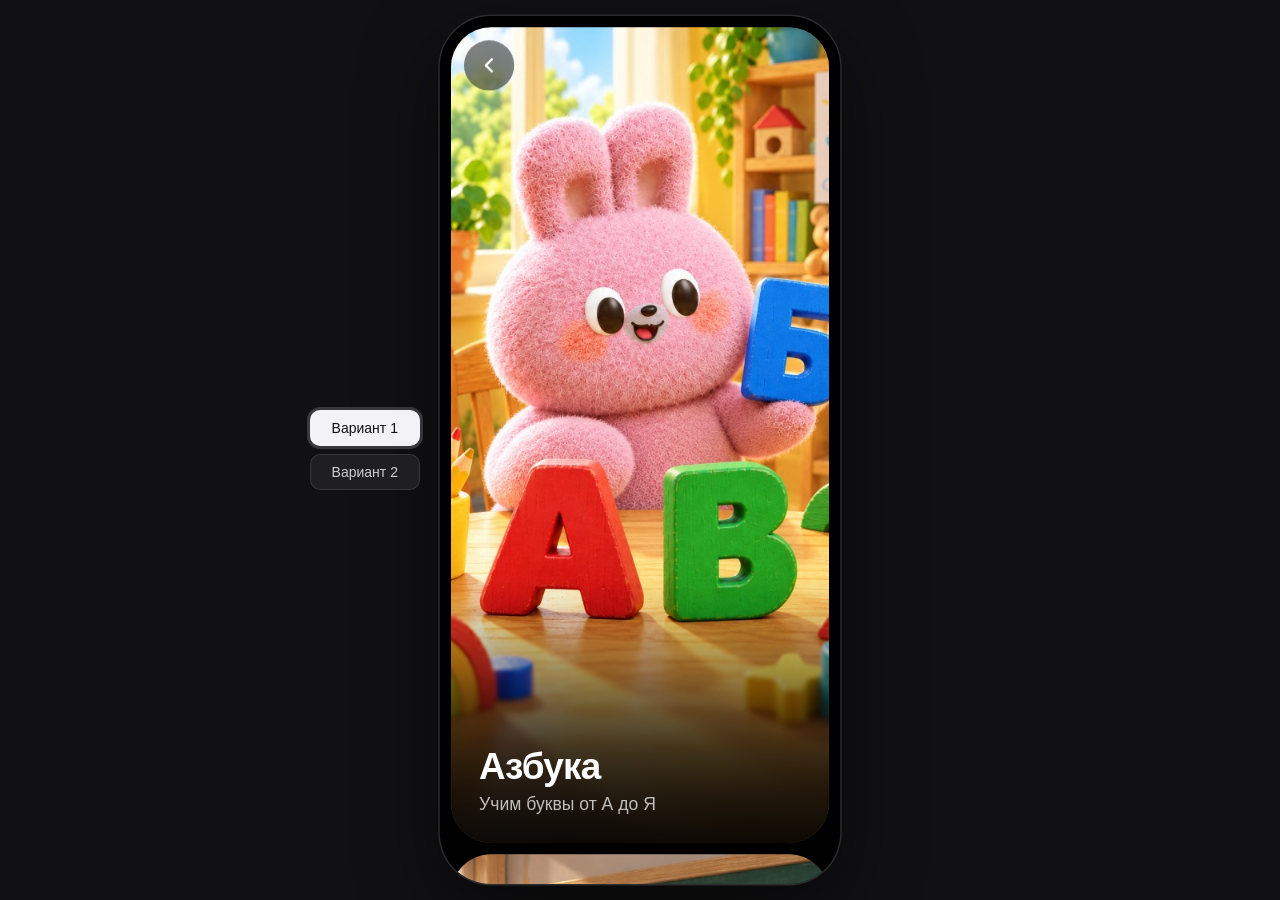
<file: games/index.html>
<!DOCTYPE html>
<html lang="ru">
<head>
  <meta charset="UTF-8" />
  <meta name="viewport" content="width=device-width, initial-scale=1, viewport-fit=cover" />
  <meta name="apple-mobile-web-app-capable" content="yes" />
  <meta name="theme-color" content="#000000" />
  <title>Игры</title>
  <script>document.documentElement.style.setProperty("--device-scale", Math.max(0.2, Math.min(1, (innerWidth - 32) / 430, (innerHeight - 32) / 932)));</script>
  <link rel="stylesheet" href="../css/hub.css?v=38" />
  <link rel="stylesheet" href="../css/device.css?v=8" />
</head>
<body>
  <nav class="variant-switch" aria-label="Вариант оформления">
    <a href="index.html" data-variant="1" aria-current="page">Вариант 1</a>
    <a href="v2/index.html" data-variant="2">Вариант 2</a>
  </nav>
  <div class="device" id="device">
  <div class="device-screen" id="device-screen">
  <a class="back" href="../index.html" aria-label="Назад">
    <svg width="24" height="24" viewBox="0 0 20 20" aria-hidden="true">
      <path d="M12.5 4.5 7 10l5.5 5.5" fill="none" stroke="currentColor" stroke-width="2" stroke-linecap="round" stroke-linejoin="round" />
    </svg>
  </a>
  <main class="reels" id="reels" aria-label="Игры">
    <div class="slide">
      <article class="game" data-game="coloring" data-title="Азбука" tabindex="0" aria-label="Азбука">
        <div class="cover cover-alphabet">
          <img src="../assets/games/alphabet-cover.png" alt="" />
          <div class="cover-caption">
            <h2>Азбука</h2>
            <p>Учим буквы от А до Я</p>
          </div>
        </div>
        <div class="game-view"></div>
        <div class="game-loader" aria-live="polite">
          <p>Загружаем игру…</p>
          <span class="progress" aria-hidden="true"><i></i></span>
        </div>
      </article>
    </div>

    <div class="slide">
      <article class="game" data-game="memory" data-title="Память" tabindex="0" aria-label="Память">
        <div class="cover cover-memory">
          <img src="../assets/games/memory-cover.png?v=1" alt="" />
          <div class="cover-caption">
            <h2>Память</h2>
            <p>Найди пары</p>
          </div>
        </div>
        <div class="game-view"></div>
        <div class="game-loader" aria-live="polite">
          <p>Загружаем игру…</p>
          <span class="progress" aria-hidden="true"><i></i></span>
        </div>
      </article>
    </div>

    <div class="slide">
      <article class="game" data-game="coloring" data-title="Раскраска" tabindex="0" aria-label="Раскраска">
        <div class="cover cover-coloring">
          <img src="../assets/games/coloring-cover.png?v=2" alt="" />
          <div class="cover-caption">
            <h2>Раскраска</h2>
            <p>Коржик, Карамелька и Компот</p>
          </div>
        </div>
        <div class="game-view"></div>
        <div class="game-loader" aria-live="polite">
          <p>Загружаем игру…</p>
          <span class="progress" aria-hidden="true"><i></i></span>
        </div>
      </article>
    </div>

    <div class="slide">
      <article class="game" data-game="coloring" data-title="Цифры" tabindex="0" aria-label="Цифры">
        <div class="cover cover-numbers">
          <img src="../assets/games/numbers-cover.png" alt="" />
          <div class="cover-caption">
            <h2>Цифры</h2>
            <p>Считаем от 1 до 10</p>
          </div>
        </div>
        <div class="game-view"></div>
        <div class="game-loader" aria-live="polite">
          <p>Загружаем игру…</p>
          <span class="progress" aria-hidden="true"><i></i></span>
        </div>
      </article>
    </div>
  </main>

  </div>
  </div>

  <script src="../js/device.js?v=8"></script>
  <script src="../js/paint.js?v=8"></script>
  <script src="../js/memory.js?v=4"></script>
  <script src="../js/games.js?v=19"></script>
</body>
</html>
</file>
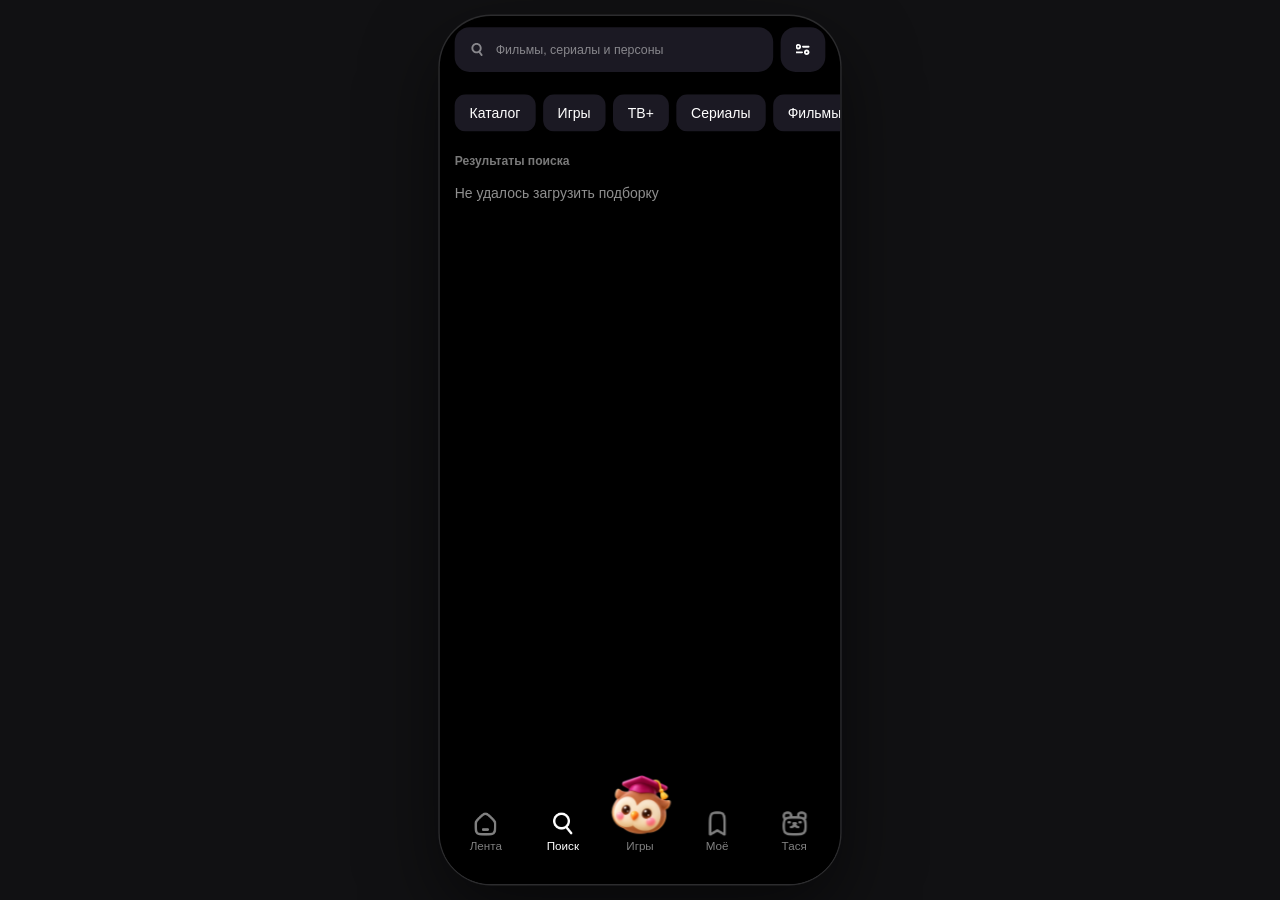
<file: search/index.html>
<!DOCTYPE html>
<html lang="ru">
<head>
  <meta charset="UTF-8" />
  <meta name="viewport" content="width=device-width, initial-scale=1, viewport-fit=cover" />
  <meta name="apple-mobile-web-app-capable" content="yes" />
  <meta name="theme-color" content="#000000" />
  <title>Поиск</title>
  <script>document.documentElement.style.setProperty("--device-scale", Math.max(0.2, Math.min(1, (innerWidth - 32) / 430, (innerHeight - 32) / 932)));</script>
  <link rel="stylesheet" href="../css/search.css?v=2" />
  <link rel="stylesheet" href="../css/tabbar.css?v=9" />
  <link rel="stylesheet" href="../css/device.css?v=8" />
</head>
<body>
  <div class="device" id="device">
  <div class="device-screen" id="device-screen">
  <main class="search-page">
    <div class="search-bar">
      <label class="search-input">
        <img src="../assets/search/icon-search.svg" width="16" height="16" alt="" />
        <input id="query" type="search" placeholder="Фильмы, сериалы и персоны" autocomplete="off" enterkeyhint="search" />
      </label>
      <button class="icon-button" type="button" aria-label="Фильтры">
        <img src="../assets/search/icon-filter.svg" width="16" height="16" alt="" />
      </button>
    </div>

    <nav class="chips" aria-label="Разделы каталога">
      <a class="chip" href="#">Каталог</a>
      <a class="chip" href="../games/index.html">Игры</a>
      <a class="chip" href="#">ТВ+</a>
      <a class="chip" href="#">Сериалы</a>
      <a class="chip" href="#">Фильмы</a>
      <a class="chip" href="#">Мультфильмы</a>
      <img class="chip-dot" src="../assets/search/dot.svg" width="4" height="4" alt="" />
      <a class="chip" href="#">Американские комедии</a>
      <a class="chip" href="#">Русские драмы</a>
      <a class="chip" href="#">Фантастические боевики</a>
    </nav>

    <section class="block">
      <h2 class="block-title" id="resultsTitle">Результаты поиска</h2>
      <div class="poster-grid" id="results">
        <p class="search-status">Загружаем…</p>
      </div>
    </section>
  </main>

  <nav class="tabbar" aria-label="Основная навигация">
    <a class="tab" href="../index.html"><img src="../assets/Иконки/лента.png" alt="" />Лента</a>
    <a class="tab active" href="index.html" aria-current="page"><img src="../assets/Иконки/поиск.png" alt="" />Поиск</a>
    <a class="tab tab-games" href="../games/index.html"><span class="tab-owl-slot" aria-hidden="true"></span><img class="tab-owl" src="../assets/tab/owl.png" alt="" />Игры</a>
    <a class="tab" href="#"><img src="../assets/Иконки/мое.png" alt="" />Моё</a>
    <a class="tab" href="#"><img src="../assets/Иконки/Тася.png" alt="" />Тася</a>
  </nav>
  </div>
  </div>

  <script src="../js/device.js?v=8"></script>
  <script src="../js/search.js?v=2"></script>
</body>
</html>
</file>
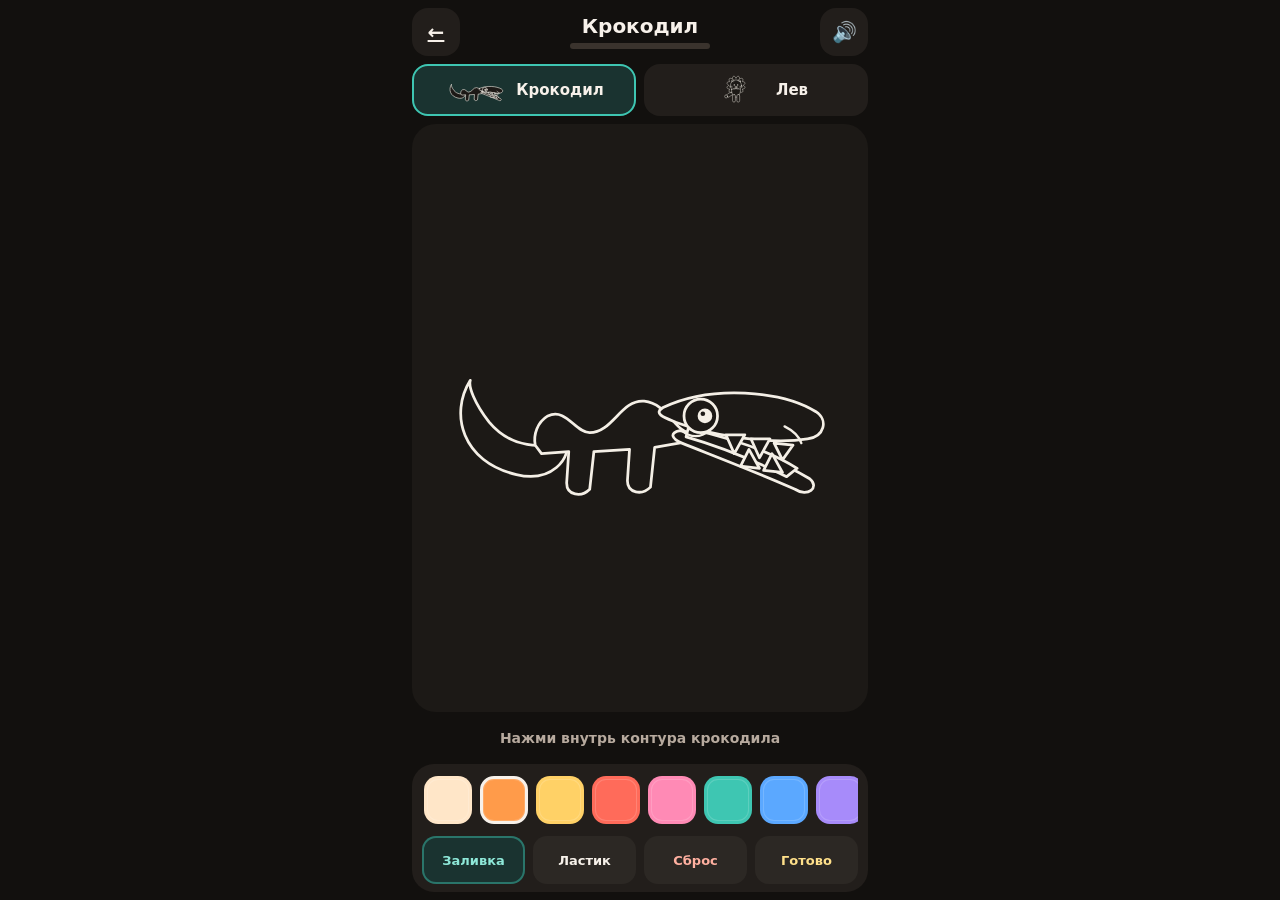
<file: games/coloring/index.html>
<!DOCTYPE html>
<html lang="ru">
<head>
  <meta charset="UTF-8" />
  <meta name="viewport" content="width=device-width, initial-scale=1, viewport-fit=cover" />
  <meta name="apple-mobile-web-app-capable" content="yes" />
  <meta name="theme-color" content="#12100e" />
  <title>Раскраска</title>
  <link rel="stylesheet" href="../../css/coloring.css" />
</head>
<body>
  <div class="app">
    <header class="topbar">
      <a class="btn btn-icon" href="../index.html" aria-label="Назад">←</a>
      <div class="title-block">
        <h1 id="pageTitle">Крокодил</h1>
        <div class="progress-track" aria-hidden="true"><span id="progressBar"></span></div>
      </div>
      <button class="btn btn-icon" id="soundBtn" type="button" aria-label="Звук" aria-pressed="true">🔊</button>
    </header>

    <div class="pages" id="pages" role="tablist" aria-label="Картинки">
      <button class="page-btn active" type="button" role="tab" data-page="crocodile" aria-selected="true">
        <img src="../../assets/coloring/crocodile.svg" alt="" />
        <span>Крокодил</span>
      </button>
      <button class="page-btn" type="button" role="tab" data-page="lion" aria-selected="false">
        <img src="../../assets/coloring/lion.svg" alt="" />
        <span>Лев</span>
      </button>
    </div>

    <section class="canvas-wrap" aria-label="Холст">
      <div id="stage"></div>
    </section>

    <div class="hint-bar" id="hint">Выбери цвет и нажми внутрь контура</div>

    <footer class="dock" aria-label="Палитра">
      <div class="colors" id="colors"></div>
      <div class="tools">
        <button class="tool-btn active" id="fillTool" type="button">Заливка</button>
        <button class="tool-btn" id="eraseTool" type="button">Ластик</button>
        <button class="tool-btn danger" id="resetBtn" type="button">Сброс</button>
        <button class="tool-btn done" id="doneBtn" type="button">Готово</button>
      </div>
    </footer>
  </div>

  <div class="overlay" id="completeModal" role="dialog" aria-modal="true" aria-labelledby="completeTitle">
    <div class="modal">
      <div class="confetti" id="confetti" aria-hidden="true"></div>
      <div class="big">🎉</div>
      <h2 id="completeTitle">Ура! Картинка готова</h2>
      <p id="completeText">Красиво получилось</p>
      <div class="modal-actions">
        <button class="btn" id="againBtn" type="button">Ещё раз</button>
        <button class="btn secondary" id="otherBtn" type="button">Другая картинка</button>
      </div>
    </div>
  </div>

  <script src="../../js/coloring.js"></script>
</body>
</html>
</file>
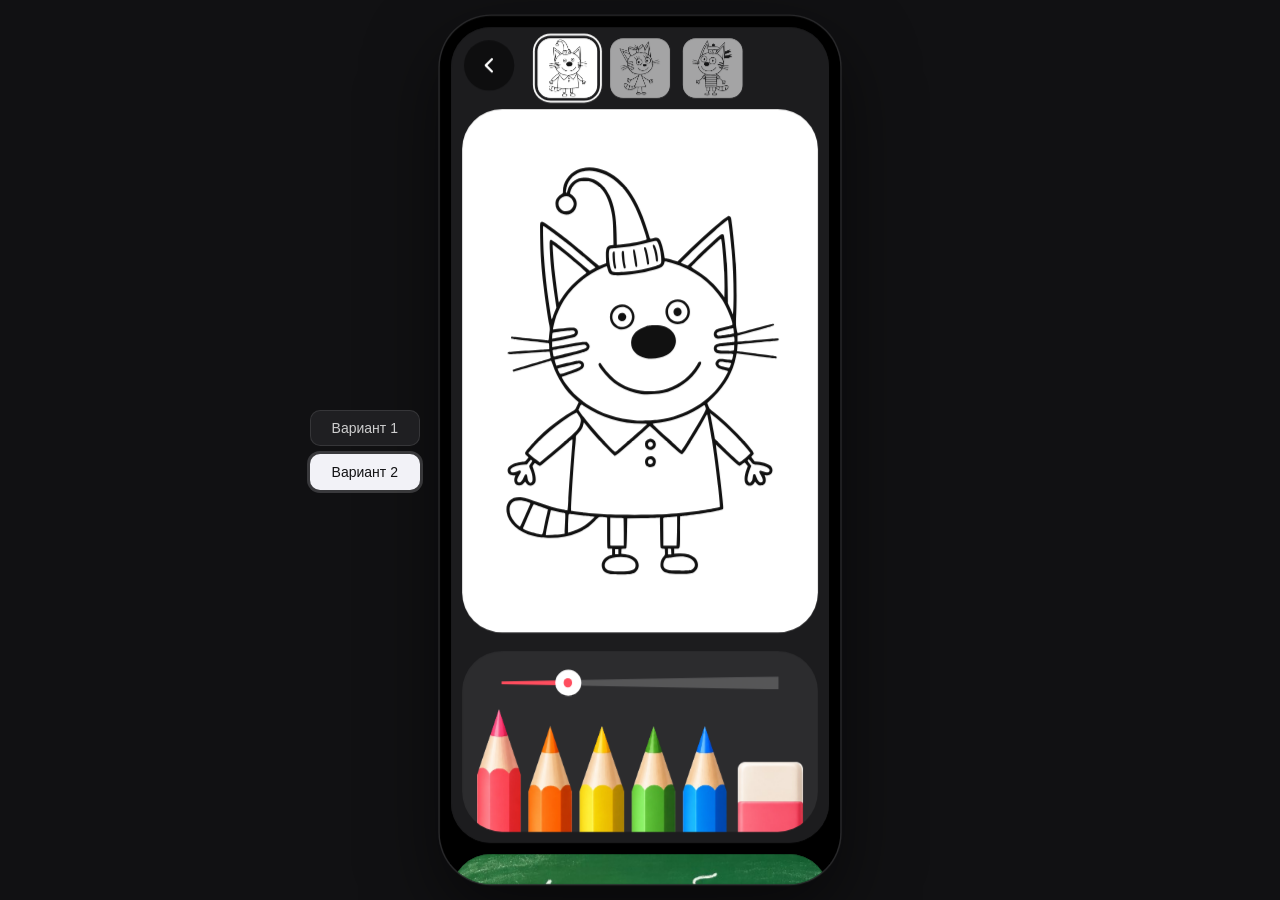
<file: games/v2/index.html>
<!DOCTYPE html>
<html lang="ru">
<head>
  <meta charset="UTF-8" />
  <meta name="viewport" content="width=device-width, initial-scale=1, viewport-fit=cover" />
  <meta name="apple-mobile-web-app-capable" content="yes" />
  <meta name="theme-color" content="#000000" />
  <title>Игры</title>
  <script>document.documentElement.style.setProperty("--device-scale", Math.max(0.2, Math.min(1, (innerWidth - 32) / 430, (innerHeight - 32) / 932)));</script>
  <link rel="stylesheet" href="../../css/hub-v2.css?v=13" />
  <link rel="stylesheet" href="../../css/device.css?v=8" />
</head>
<body>
  <nav class="variant-switch" aria-label="Вариант оформления">
    <a href="../index.html" data-variant="1">Вариант 1</a>
    <a href="index.html" data-variant="2" aria-current="page">Вариант 2</a>
  </nav>
  <div class="device" id="device">
  <div class="device-screen" id="device-screen">
  <a class="back" href="../../index.html" aria-label="Назад">
    <svg width="24" height="24" viewBox="0 0 20 20" aria-hidden="true">
      <path d="M12.5 4.5 7 10l5.5 5.5" fill="none" stroke="currentColor" stroke-width="2" stroke-linecap="round" stroke-linejoin="round" />
    </svg>
  </a>
  <main class="reels" id="reels" aria-label="Игры">
    <div class="slide">
      <article class="game is-inline" data-game="coloring" data-title="Раскраска" aria-label="Раскраска">
        <div class="game-view"></div>
      </article>
    </div>

    <div class="slide">
      <article class="game is-inline" data-game="memory" data-title="Память" aria-label="Память">
        <div class="game-view"></div>
      </article>
    </div>

    <div class="slide">
      <article class="game is-inline" data-game="coloring" data-title="Раскраска" aria-label="Раскраска">
        <div class="game-view"></div>
      </article>
    </div>

    <div class="slide">
      <article class="game is-inline" data-game="memory" data-title="Память" aria-label="Память">
        <div class="game-view"></div>
      </article>
    </div>
  </main>

  </div>
  </div>

  <script src="../../js/device.js?v=8"></script>
  <script src="../../js/paint-v2.js?v=2"></script>
  <script src="../../js/memory.js?v=4"></script>
  <script src="../../js/games-v2.js?v=6"></script>
</body>
</html>
</file>
<file: css/hub.css>
:root {
  --bg: #000;
  --ink: #fff;
  --card: #1c1c1e;
  --panel: #2c2c2e;
  --muted: rgba(255, 255, 255, 0.72);
  --peek: 32px;
  --gap: 12px;
  --tabbar: calc(66px + env(safe-area-inset-bottom, 0px));
  --ease: cubic-bezier(0.2, 0.8, 0.2, 1);
  --morph: 420ms;
  --morph-ease: cubic-bezier(0.32, 0.72, 0, 1);
  --fade: 0.3s;
}

@media (prefers-reduced-motion: reduce) {
  :root {
    --morph: 1ms;
    --fade: 0.12s;
  }
}

* { box-sizing: border-box; }

html, body {
  margin: 0;
  height: 100%;
  overflow: hidden;
  background: var(--bg);
  color: var(--ink);
  color-scheme: dark;
  font-family: -apple-system, BlinkMacSystemFont, "SF Pro Text", "Segoe UI", Roboto, sans-serif;
  -webkit-font-smoothing: antialiased;
}

body {
  -webkit-tap-highlight-color: transparent;
  user-select: none;
  -webkit-user-select: none;
}

button { font: inherit; cursor: pointer; }

/* Лента обложек */

.reels {
  position: fixed;
  top: 0;
  bottom: 0;
  left: 0;
  right: 0;
  width: min(100%, 480px);
  margin: 0 auto;
  padding: 0 0 calc(var(--gap) + env(safe-area-inset-bottom, 0px));
  overflow-y: auto;
  scroll-snap-type: y mandatory;
  scroll-padding-top: calc(var(--gap) + env(safe-area-inset-top, 0px));
  scroll-padding-bottom: calc(var(--gap) + env(safe-area-inset-bottom, 0px));
  overscroll-behavior-y: contain;
  scrollbar-width: none;
}

.reels::-webkit-scrollbar { display: none; }

.reels.is-locked {
  z-index: 50;
  overflow: hidden;
}

.slide {
  height: calc(var(--screen-h, 100dvh) - var(--gap) * 2 - var(--peek) - env(safe-area-inset-top, 0px));
  padding: 0 var(--gap);
  scroll-snap-align: start;
  scroll-snap-stop: always;
}

.slide:first-child {
  margin-top: calc(var(--gap) + env(safe-area-inset-top, 0px));
}

.slide + .slide { margin-top: var(--gap); }

.slide:not(:first-child):not(:last-child) { scroll-snap-align: center; }

.slide:last-child:not(:first-child) { scroll-snap-align: end; }

.back {
  position: fixed;
  z-index: 55;
  top: calc(var(--gap) + 14px + env(safe-area-inset-top, 0px));
  left: calc(var(--gap) + 14px);
  width: 54px;
  height: 54px;
  display: grid;
  place-items: center;
  padding: 0;
  border-radius: 50%;
  background: rgba(0, 0, 0, 0.48);
  color: #fff;
  text-decoration: none;
  -webkit-backdrop-filter: blur(16px);
  backdrop-filter: blur(16px);
  transition: opacity 0.2s ease, visibility 0.2s;
}

body:has(.reels.is-locked) .back {
  opacity: 0;
  visibility: hidden;
}

.game {
  position: relative;
  width: 100%;
  height: 100%;
  border-radius: calc(var(--device-radius, 55px) - var(--gap));
  overflow: hidden;
  background: var(--card);
  cursor: pointer;
  outline: none;
}

.game > .cover,
.game > .game-view,
.game > .game-loader {
  position: absolute;
  top: 0;
  left: 0;
  width: var(--game-w, 100%);
  height: var(--game-h, 100%);
  transform: var(--fit, none);
  transform-origin: 0 0;
  transition: opacity var(--fade) ease, visibility var(--fade);
}

.game.is-floating {
  position: fixed;
  z-index: 60;
  border-radius: 0;
  clip-path: var(--clip, none);
  transition: clip-path var(--morph) var(--morph-ease);
}

.game.is-floating > .cover,
.game.is-floating > .game-view,
.game.is-floating > .game-loader {
  transition:
    transform var(--morph) var(--morph-ease),
    opacity var(--fade) ease,
    visibility var(--fade);
}

.game.is-open {
  cursor: default;
  touch-action: none;
}

.game.is-still,
.game.is-still > .cover,
.game.is-still > .game-view,
.game.is-still > .game-loader { transition: none; }

/* Обложки */

.game.is-loaded > .cover { visibility: hidden; }

.cover-caption {
  position: absolute;
  left: 0;
  right: 0;
  bottom: 0;
  padding: 160px 32px 34px;
  background: linear-gradient(
    180deg,
    rgba(0, 0, 0, 0) 0%,
    rgba(0, 0, 0, 0.18) 28%,
    rgba(0, 0, 0, 0.55) 62%,
    rgba(0, 0, 0, 0.82) 100%
  );
}

.cover-caption h2,
.stub-caption h2 {
  margin: 0;
  font-size: 42px;
  font-weight: 700;
  line-height: 1.05;
  letter-spacing: -0.02em;
}

.cover-caption p,
.stub-caption p {
  margin: 8px 0 0;
  color: var(--muted);
  font-size: 20px;
  line-height: 1.25;
}

.cover-coloring { background: #f2c48a; }
.cover-alphabet { background: #f4b4c4; }
.cover-numbers { background: #f6d36b; }
.cover-memory {
  background:
    radial-gradient(circle at 28% 32%, #ffd166 0 18%, transparent 19%),
    radial-gradient(circle at 72% 28%, #4cc9f0 0 16%, transparent 17%),
    radial-gradient(circle at 50% 62%, #ff4d6a 0 20%, transparent 21%),
    linear-gradient(160deg, #7b2cbf, #ff6b6b 55%, #ffd166);
}

.cover-coloring img,
.cover-alphabet img,
.cover-numbers img,
.cover-memory img {
  width: 100%;
  height: 100%;
  object-fit: cover;
}

.cover-stub {
  display: flex;
  align-items: center;
  justify-content: center;
  background: var(--stub);
}

.stub-caption {
  padding: 0 24px;
  text-align: center;
}

.cover-stub ~ .game-view .soon-screen { background: var(--stub); }

/* Загрузка */

.game-loader {
  z-index: 5;
  display: flex;
  opacity: 0;
  visibility: hidden;
  flex-direction: column;
  align-items: center;
  justify-content: center;
  gap: 14px;
  background: rgba(0, 0, 0, 0.55);
  -webkit-backdrop-filter: blur(16px);
  backdrop-filter: blur(16px);
}

.game.is-loading > .game-loader {
  opacity: 1;
  visibility: visible;
}

.game-loader p {
  margin: 0;
  font-size: 15px;
  font-weight: 500;
}

.progress {
  width: 160px;
  height: 4px;
  border-radius: 2px;
  background: rgba(255, 255, 255, 0.2);
  overflow: hidden;
}

.progress i {
  display: block;
  height: 100%;
  width: 0;
  border-radius: inherit;
  background: #fff;
}

.game.is-loading .progress i { animation: fill 1.3s var(--ease) forwards; }

@keyframes fill { to { width: 100%; } }

/* Игра */

.game-view {
  opacity: 0;
  visibility: hidden;
}

.game.is-loaded > .game-view {
  opacity: 1;
  visibility: visible;
}

.game:not(.is-open) .game-view,
.game:not(.is-open) .game-view * { pointer-events: none; }

.soon-screen {
  height: 100%;
  display: flex;
  flex-direction: column;
  align-items: center;
  justify-content: center;
  gap: 6px;
  background: #3a3a3c;
  text-align: center;
}

.soon-screen p {
  margin: 0;
  font-size: 22px;
  font-weight: 700;
}

.soon-screen span {
  color: var(--muted);
  font-size: 15px;
}

/* Раскраска */

.paint {
  height: 100%;
  display: flex;
  flex-direction: column;
  background: var(--card);
}

.paint-pages {
  display: flex;
  justify-content: center;
  gap: 8px;
  padding: calc(12px + env(safe-area-inset-top, 0px)) 16px 8px;
}

.paint-pages { gap: 14px; }

.page-thumb {
  position: relative;
  width: 64px;
  height: 64px;
  padding: 0;
  border: 0;
  border-radius: 14px;
  background: #fff;
  opacity: 0.6;
  transition: opacity 0.15s var(--ease), box-shadow 0.15s var(--ease);
}

.page-thumb canvas {
  display: block;
  width: 100%;
  height: 100%;
  border-radius: inherit;
}

.page-thumb.is-active {
  opacity: 1;
  box-shadow: 0 0 0 3px var(--card), 0 0 0 5px #fff;
}

.done-badge {
  position: absolute;
  top: -7px;
  right: -7px;
  width: 22px;
  height: 22px;
  display: none;
  place-items: center;
  border-radius: 50%;
  background: #ffd43b;
  box-shadow: 0 0 0 2px var(--card);
  color: #3a2a00;
  font-size: 13px;
  line-height: 1;
}

.page-thumb.is-done .done-badge { display: grid; }

.paint { position: relative; }

.paint-toast {
  position: absolute;
  z-index: 2;
  left: 50%;
  bottom: calc(232px + env(safe-area-inset-bottom, 0px));
  margin: 0;
  padding: 10px 16px;
  border-radius: 999px;
  background: #ffd43b;
  color: #2b1f00;
  font-size: 15px;
  font-weight: 600;
  white-space: nowrap;
  opacity: 0;
  transform: translate(-50%, 8px);
  transition: opacity 0.25s ease, transform 0.25s ease;
  pointer-events: none;
}

.paint-toast.is-visible {
  opacity: 1;
  transform: translate(-50%, 0);
}

.paint-stage {
  flex: 1;
  min-height: 0;
  display: flex;
  padding: 4px 12px 12px;
}

.paper {
  position: relative;
  flex: 1;
  width: 100%;
  height: 100%;
  min-width: 0;
  min-height: 0;
  border-radius: calc(var(--device-radius, 55px) - var(--gap));
  overflow: hidden;
  background: #fff;
}

.paper canvas {
  position: absolute;
  inset: 0;
  width: 100%;
  height: 100%;
  touch-action: none;
}

.paper img {
  position: absolute;
  left: 0;
  top: 0;
  width: 100%;
  height: 100%;
  pointer-events: none;
}

.paint-dock {
  --dock-inset: var(--gap);
  padding: 8px var(--dock-inset) var(--dock-inset);
}

/* Радиус плашки концентричен углу рамки: 55 − её реальный отступ от края экрана */
.dock-panel {
  --pencil-w: 52px;
  --lift: 18px;
  display: flex;
  flex-direction: column;
  gap: 10px;
  padding: 16px 16px 0;
  overflow: hidden;
  border-radius: calc(var(--device-radius, 55px) - var(--dock-inset, var(--gap)));
  background: var(--panel);
}

.thickness {
  position: relative;
  height: 36px;
  margin: 0 12px;
  padding: 0 14px;
  display: flex;
  align-items: center;
  touch-action: none;
  cursor: pointer;
  outline: none;
}

.thickness-track {
  flex: 1;
  height: 14px;
  background: linear-gradient(to right, var(--ink) calc(var(--thickness) * 100%), rgba(255, 255, 255, 0.2) 0);
  clip-path: polygon(0 40%, 100% 0, 100% 100%, 0 60%);
  pointer-events: none;
}

.thickness-thumb {
  position: absolute;
  top: 50%;
  left: calc(var(--thickness) * (100% - 28px));
  width: 28px;
  height: 28px;
  display: grid;
  place-items: center;
  margin-top: -14px;
  border-radius: 50%;
  background: #fff;
  pointer-events: none;
}

.thickness-thumb::after {
  content: "";
  width: calc(6px + var(--thickness) * 14px);
  height: calc(6px + var(--thickness) * 14px);
  border-radius: 50%;
  background: var(--ink);
}

.thickness:focus-visible .thickness-thumb { outline: 3px solid rgba(255, 255, 255, 0.5); }

.pencils {
  display: flex;
  justify-content: center;
  gap: 8px;
  height: 132px;
}

.pencil {
  position: relative;
  flex: 0 1 var(--pencil-w);
  min-width: 0;
  height: 100%;
  padding: 0;
  border: 0;
  background: none;
}

.pencil img {
  position: absolute;
  left: 0;
  top: var(--lift);
  width: 100%;
  pointer-events: none;
  transition: transform 0.22s var(--ease);
}

.pencil-eraser {
  flex-basis: calc(var(--pencil-w) * 1.48);
  margin-left: 4px;
}

.pencil-eraser img { top: calc(var(--lift) + var(--pencil-w) * 0.75); }

.pencil.is-active img { transform: translateY(calc(var(--lift) * -1)); }

.memory {
  height: 100%;
  display: flex;
  flex-direction: column;
  gap: 12px;
  padding: 72px 16px 20px;
  background: #1f6b32 url("../assets/games/memory-bg.png?v=2") center top / cover no-repeat;
  color: #fff;
  overflow: hidden;
}

.memory-head {
  display: flex;
  align-items: center;
  justify-content: space-between;
  min-height: 28px;
  padding-left: 68px;
  font-size: 16px;
  font-weight: 600;
}

.memory-status { color: #ffd166; font-weight: 700; }

.memory-board[hidden] { display: none; }

.memory-board {
  flex: 1;
  min-height: 0;
  display: grid;
  gap: 10px;
  place-content: center;
  justify-items: stretch;
}

.memory[data-cols="2"] .memory-board { grid-template-columns: repeat(2, minmax(0, 136px)); }
.memory[data-cols="3"] .memory-board { grid-template-columns: repeat(3, minmax(0, 108px)); }
.memory[data-cols="4"] .memory-board { grid-template-columns: repeat(4, minmax(0, 82px)); }

.memory-card {
  width: 100%;
  aspect-ratio: 5 / 8;
  padding: 0;
  border: 0;
  background: transparent;
  perspective: 800px;
  cursor: pointer;
  touch-action: manipulation;
}

.memory-card.is-matched { cursor: default; }

.memory-card-inner {
  position: relative;
  display: block;
  width: 100%;
  height: 100%;
  border-radius: 18px;
  transform-style: preserve-3d;
  transition: transform 0.32s ease;
}

.memory-card.is-up .memory-card-inner { transform: rotateY(180deg); }

.memory-face {
  position: absolute;
  inset: 0;
  display: grid;
  place-items: center;
  border-radius: inherit;
  backface-visibility: hidden;
  -webkit-backface-visibility: hidden;
}

.memory-back { background: #b7e3a8; }

.memory-front {
  transform: rotateY(180deg);
  background: #fff;
  overflow: hidden;
}

.memory-front img {
  width: 100%;
  height: 100%;
  object-fit: cover;
  border-radius: inherit;
  pointer-events: none;
  -webkit-user-drag: none;
  user-select: none;
}

.memory-label {
  position: relative;
  z-index: 1;
  font-size: 42px;
  font-weight: 800;
  line-height: 1;
}

.memory[data-cols="3"] .memory-label,
.memory[data-cols="4"] .memory-label { font-size: 32px; }

.memory-shape {
  position: absolute;
  width: 46%;
  height: 34%;
  opacity: 0.35;
}

.memory-shape-circle { border-radius: 50%; background: #fff; }
.memory-shape-square { border-radius: 8px; background: #fff; }
.memory-shape-triangle {
  width: 0;
  height: 0;
  background: transparent;
  border-left: 22px solid transparent;
  border-right: 22px solid transparent;
  border-bottom: 38px solid #fff;
}
.memory-shape-diamond {
  background: #fff;
  transform: rotate(45deg) scale(0.72);
  border-radius: 4px;
}
.memory-shape-star {
  background: #fff;
  clip-path: polygon(50% 0, 61% 35%, 98% 35%, 68% 57%, 79% 91%, 50% 70%, 21% 91%, 32% 57%, 2% 35%, 39% 35%);
}
.memory-shape-heart {
  background: #fff;
  border-radius: 50% 50% 0 0;
  transform: rotate(-45deg) scale(0.7);
}

.memory-done[hidden] { display: none; }

.memory-done {
  flex: 1;
  display: flex;
  flex-direction: column;
  align-items: center;
  justify-content: center;
  gap: 28px;
  padding: 0 24px;
  text-align: center;
}

.memory-praise {
  margin: 0;
  max-width: 360px;
  font-size: 60px;
  font-weight: 800;
  line-height: 1.05;
  text-shadow: 0 2px 16px rgba(0, 0, 0, 0.55);
}

.memory-again {
  width: 260px;
  height: 72px;
  border: 0;
  border-radius: 36px;
  padding: 0 28px;
  background: #ffd166;
  color: #1c1c1e;
  font: 700 28px/1 "Inter", sans-serif;
  cursor: pointer;
}
</file>
<file: css/device.css>
:root {
  --screen-w: 430px;
  --screen-h: 932px;
  --device-radius: 55px;
  --device-time: 520ms;
  --device-ease: cubic-bezier(0.32, 0.72, 0, 1);
}

html, body {
  margin: 0;
  height: 100%;
  overflow: hidden;
  background: #111113;
}

/* Экран iPhone 15 Pro Max: фиксированные 430×932, масштабируется целиком под окно */

.device {
  position: fixed;
  left: 50%;
  top: 50%;
  width: var(--screen-w);
  height: var(--screen-h);
  margin-left: calc(var(--screen-w) / -2);
  margin-top: calc(var(--screen-h) / -2);
  border-radius: var(--device-radius);
  overflow: hidden;
  background: #000;
  box-shadow: 0 0 0 1.5px #2c2c2e, 0 30px 80px rgba(0, 0, 0, 0.55);
  transform: rotate(0deg) scale(var(--device-scale, 1));
  transform-origin: 50% 50%;
  isolation: isolate;
}

/* Анимация только для поворота в плеере — не при загрузке страницы/смене таба */
.device.is-ready {
  transition: transform var(--device-time) var(--device-ease);
}

@view-transition {
  navigation: auto;
}

::view-transition-group(*),
::view-transition-old(*),
::view-transition-new(*) {
  animation: none;
}

.device.is-landscape,
html.is-player-return .device {
  transform: rotate(-90deg) scale(var(--device-scale, 1));
}

html.is-player-return .device.is-ready {
  transition: none;
}

html.is-player-return .device-screen {
  overflow: hidden;
}

html.is-player-return .player {
  display: block;
  opacity: 1;
  pointer-events: auto;
  transition: none;
}

html.is-player-return .player-chrome,
html.is-player-return .player-shade,
html.is-player-return .player-frame {
  visibility: hidden;
}

html.is-player-return .series-sheet {
  transform: none;
  pointer-events: auto;
  transition: none;
}

.device-screen {
  position: relative;
  width: 100%;
  height: 100%;
  overflow-x: hidden;
  overflow-y: auto;
  overscroll-behavior: contain;
  scrollbar-width: none;
}

.device-screen::-webkit-scrollbar { display: none; }

.device-screen.is-locked,
.device-screen:has(> .reels) {
  overflow: hidden;
}

.device .home,
.device .search-page,
.device .reels {
  width: 100%;
}

.device .slide {
  height: calc(var(--screen-h) - var(--gap) * 2 - var(--peek));
}

@media (prefers-reduced-motion: reduce) {
  :root { --device-time: 1ms; }
}

/* Переключатель вариантов слева от рамки. Рамку не двигает и не уменьшает. */
.variant-switch {
  position: fixed;
  z-index: 100;
  top: 50%;
  left: calc(50% - (var(--screen-w) / 2) * var(--device-scale, 1) - 20px - 110px);
  width: 110px;
  transform: translateY(-50%);
  display: flex;
  flex-direction: column;
  gap: 8px;
}

.variant-switch a {
  display: flex;
  align-items: center;
  justify-content: center;
  height: 36px;
  border-radius: 10px;
  background: #1f1f22;
  box-shadow: inset 0 0 0 1px rgba(255, 255, 255, 0.1);
  color: rgba(255, 255, 255, 0.78);
  text-decoration: none;
  font: 500 14px/1 -apple-system, BlinkMacSystemFont, "SF Pro Text", "Segoe UI", sans-serif;
  white-space: nowrap;
  transition: background 0.2s ease, color 0.2s ease, box-shadow 0.2s ease;
}

.variant-switch.is-compact { width: 84px; gap: 6px; }

.variant-switch.is-hidden {
  visibility: hidden;
  pointer-events: none;
}

.variant-switch.is-compact a {
  height: 30px;
  border-radius: 8px;
  font-size: 12px;
}

.variant-switch a:hover {
  background: #2a2a2e;
  color: #fff;
}

.variant-switch a[aria-current="page"] {
  background: #f2f2f7;
  box-shadow: 0 0 0 3px rgba(242, 242, 247, 0.18);
  color: #111113;
}
</file>
<file: css/search.css>
:root {
  --bg: #000;
  --surface: #1b1923;
  --surface-2: #282534;
  --ink: #fff;
  --muted: rgba(255, 255, 255, 0.48);
  --sub: rgba(255, 255, 255, 0.56);
  --red: #f30745;
  --green: #73a32f;
}

* { box-sizing: border-box; }

html, body {
  margin: 0;
  background: var(--bg);
  color: var(--ink);
  color-scheme: dark;
  font-family: "iviSans", -apple-system, BlinkMacSystemFont, "SF Pro Text", "Segoe UI", Roboto, sans-serif;
  -webkit-font-smoothing: antialiased;
  -webkit-tap-highlight-color: transparent;
}

a { color: inherit; text-decoration: none; }

p { margin: 0; }

.search-page {
  width: min(100%, 480px);
  margin: 0 auto;
  display: flex;
  flex-direction: column;
  gap: 24px;
  padding: calc(12px + env(safe-area-inset-top, 0px)) 16px calc(var(--tabbar-h) + 24px);
}

.search-bar {
  display: flex;
  gap: 8px;
}

.search-input {
  flex: 1;
  min-width: 0;
  display: flex;
  align-items: center;
  background: var(--surface);
  border-radius: 16px;
}

.search-input img {
  margin: 0 12px 0 16px;
  flex: none;
}

.search-input input {
  flex: 1;
  min-width: 0;
  height: 48px;
  padding: 0 16px 0 0;
  border: 0;
  outline: 0;
  background: transparent;
  color: var(--ink);
  font: 500 15px/20px inherit;
  font-family: inherit;
}

.search-input input::placeholder { color: var(--muted); }

.search-input input::-webkit-search-cancel-button { filter: invert(1); opacity: 0.5; }

.icon-button {
  flex: none;
  width: 48px;
  height: 48px;
  display: grid;
  place-items: center;
  border: 0;
  border-radius: 16px;
  background: var(--surface);
  cursor: pointer;
}

.chips {
  display: flex;
  align-items: center;
  gap: 8px;
  margin: 0 -16px;
  padding: 0 16px;
  overflow-x: auto;
  scrollbar-width: none;
}

.chips::-webkit-scrollbar { display: none; }

.chip {
  flex: none;
  display: flex;
  align-items: center;
  gap: 8px;
  padding: 10px 16px;
  border-radius: 12px;
  background: var(--surface);
  font-size: 15px;
  font-weight: 500;
  line-height: 20px;
  white-space: nowrap;
}

.chip-dot { flex: none; }

.block {
  display: flex;
  flex-direction: column;
  gap: 16px;
}

.block-title {
  margin: 0;
  color: var(--muted);
  font-size: 13px;
  font-weight: 700;
  line-height: 16px;
}

.poster-grid {
  display: grid;
  grid-template-columns: repeat(3, minmax(0, 1fr));
  gap: 8px;
}

.poster {
  position: relative;
  aspect-ratio: 115 / 177;
  border-radius: 12px;
  overflow: hidden;
  background: var(--surface);
}

.poster > img:first-child {
  position: absolute;
  inset: 0;
  width: 100%;
  height: 100%;
  object-fit: cover;
}

.poster .age {
  position: absolute;
  right: 6px;
  bottom: 6px;
  display: grid;
  place-items: center;
  width: 28px;
  height: 16px;
  border-radius: 8px;
  background: rgba(0, 0, 0, 0.48);
}

.poster .age img {
  display: block;
  width: 18px;
  height: 7px;
}

.poster .age-text {
  position: absolute;
  right: 6px;
  bottom: 6px;
  padding: 2px 4px;
  border-radius: 8px;
  background: rgba(0, 0, 0, 0.48);
  font-size: 10px;
  font-weight: 700;
  line-height: 12px;
}

.poster .poster-name {
  position: absolute;
  inset: auto 8px 8px;
  font-size: 13px;
  line-height: 16px;
}

.search-status {
  grid-column: 1 / -1;
  color: var(--sub);
  font-size: 15px;
  line-height: 20px;
}

.wide-grid {
  display: grid;
  grid-template-columns: repeat(2, minmax(0, 1fr));
  gap: 16px 8px;
}

.wide-card {
  display: flex;
  flex-direction: column;
  gap: 4px;
  min-width: 0;
}

.wide-thumb {
  position: relative;
  aspect-ratio: 16 / 9;
  margin-bottom: 8px;
  border-radius: 12px;
  overflow: hidden;
  background: var(--surface);
}

.wide-thumb > img {
  position: absolute;
  inset: 0;
  width: 100%;
  height: 100%;
  object-fit: cover;
}

.text-badge {
  position: absolute;
  left: 6px;
  bottom: 6px;
  padding: 2px 6px;
  border-radius: 10px;
  font-size: 10px;
  font-weight: 700;
  line-height: 12px;
  white-space: nowrap;
}

.text-badge.live { background: var(--red); }
.text-badge.soon { background: var(--green); }

.progress {
  position: absolute;
  left: 0;
  right: 0;
  bottom: 0;
  height: 2px;
  background: #fff;
}

.progress i {
  display: block;
  width: 29%;
  height: 100%;
  background: var(--red);
}

.card-title {
  overflow: hidden;
  font-size: 15px;
  font-weight: 500;
  line-height: 20px;
  text-overflow: ellipsis;
  white-space: nowrap;
}

.card-sub {
  overflow: hidden;
  color: var(--sub);
  font-size: 13px;
  line-height: 16px;
  text-overflow: ellipsis;
  white-space: nowrap;
}

.person-grid {
  display: grid;
  grid-template-columns: repeat(3, minmax(0, 1fr));
  gap: 8px;
}

.person {
  display: flex;
  flex-direction: column;
  height: 184px;
  padding: 12px;
  border-radius: 12px;
  background: var(--surface);
  min-width: 0;
}

.person-photo {
  flex: 1;
  min-height: 0;
  margin-bottom: 10px;
  border-radius: 8px;
  overflow: hidden;
}

.person-photo img {
  width: 100%;
  height: 100%;
  object-fit: cover;
  object-position: center 20%;
}

.person-photo.placeholder {
  display: grid;
  place-items: center;
  background: var(--surface-2);
}

.person-photo.placeholder img {
  width: 32px;
  height: 32px;
}

.person .card-title { white-space: normal; }

.person .card-sub { margin-top: 4px; }

.collection {
  display: flex;
  flex-direction: column;
  min-width: 0;
}

.plate {
  aspect-ratio: 264 / 170;
  margin-bottom: 8px;
  display: grid;
  place-items: center;
  border-radius: 16px;
  background: var(--surface);
}

.plate.padded { padding: 16%; }

.plate-image {
  width: 100%;
  aspect-ratio: 200 / 106;
  object-fit: cover;
}

.is-hidden { display: none; }
</file>
<file: css/tabbar.css>
:root {
  --tabbar-h: calc(58px + max(30px, env(safe-area-inset-bottom, 0px)));
}

.tabbar {
  position: fixed;
  left: 50%;
  bottom: 0;
  transform: translateX(-50%);
  box-sizing: border-box;
  width: min(100%, 480px);
  height: var(--tabbar-h);
  z-index: 30;
  display: grid;
  grid-template-columns: repeat(5, minmax(0, 1fr));
  padding: 6px 8px max(30px, env(safe-area-inset-bottom, 0px));
  background: transparent;
  overflow: visible;
}

.tabbar::before {
  content: "";
  position: absolute;
  left: 0;
  right: 0;
  top: -108px;
  height: calc(100% + 108px);
  z-index: -1;
  pointer-events: none;
  background: linear-gradient(
    to bottom,
    rgba(0, 0, 0, 0) 0%,
    rgba(0, 0, 0, 0.12) 28%,
    rgba(0, 0, 0, 0.35) 52%,
    rgba(0, 0, 0, 0.7) 68%,
    rgba(0, 0, 0, 0.9) 78%,
    #000 88%,
    #000 100%
  );
  -webkit-backdrop-filter: blur(18px) saturate(120%);
  backdrop-filter: blur(18px) saturate(120%);
  -webkit-mask-image: linear-gradient(to bottom, transparent 0%, rgba(0, 0, 0, 0.35) 22%, rgba(0, 0, 0, 0.8) 48%, #000 64%, #000 100%);
  mask-image: linear-gradient(to bottom, transparent 0%, rgba(0, 0, 0, 0.35) 22%, rgba(0, 0, 0, 0.8) 48%, #000 64%, #000 100%);
}

.tabbar::after {
  content: "";
  position: absolute;
  left: 0;
  right: 0;
  bottom: 0;
  height: max(30px, env(safe-area-inset-bottom, 0px));
  background: #000;
  z-index: -1;
  pointer-events: none;
}

.tab {
  display: flex;
  flex-direction: column;
  align-items: center;
  justify-content: center;
  gap: 4px;
  min-height: 52px;
  color: rgba(255, 255, 255, 0.5);
  text-decoration: none;
  font-size: 12.5px;
  font-weight: 500;
  -webkit-tap-highlight-color: transparent;
}

.tab img {
  width: 26px;
  height: 26px;
  opacity: 0.5;
}

.tab.active {
  color: #fff;
}

.tab.active img {
  opacity: 1;
}

.tab:active img {
  transform: scale(0.92);
}

.tab-games {
  position: relative;
  overflow: visible;
}

.tab-owl-slot {
  width: 26px;
  height: 26px;
}

.tab .tab-owl {
  position: absolute;
  left: 50%;
  bottom: 20px;
  width: 68px;
  height: 68px;
  opacity: 1;
  transform: translateX(-50%);
  pointer-events: none;
}

.tab.active .tab-owl,
.tab:active .tab-owl {
  opacity: 1;
  transform: translateX(-50%);
}
</file>
<file: css/coloring.css>
:root {
  --bg: #12100e;
  --panel: #221e1b;
  --ink: #f7f1ea;
  --muted: #b7aa9e;
  --accent: #3ec6b2;
  --line: #f4efe6;
  --paper: #1c1916;
  --safe-top: env(safe-area-inset-top, 0px);
  --safe-bottom: env(safe-area-inset-bottom, 0px);
  --safe-left: env(safe-area-inset-left, 0px);
  --safe-right: env(safe-area-inset-right, 0px);
}

* { box-sizing: border-box; }

html, body {
  margin: 0;
  height: 100%;
  font-family: "Nunito", "Segoe UI", system-ui, sans-serif;
  background: var(--bg);
  color: var(--ink);
  color-scheme: dark;
  overflow: hidden;
  -webkit-tap-highlight-color: transparent;
  user-select: none;
  touch-action: manipulation;
}

.app {
  width: min(100%, 480px);
  height: 100dvh;
  margin: 0 auto;
  display: grid;
  grid-template-rows: auto auto minmax(0, 1fr) auto auto;
  gap: 8px;
  min-width: 0;
  overflow: hidden;
  padding:
    calc(8px + var(--safe-top))
    calc(12px + var(--safe-right))
    calc(8px + var(--safe-bottom))
    calc(12px + var(--safe-left));
}

.app > * {
  min-width: 0;
}

.topbar {
  display: flex;
  align-items: center;
  gap: 8px;
  min-height: 48px;
}

.btn {
  appearance: none;
  border: none;
  background: var(--panel);
  color: var(--ink);
  border-radius: 16px;
  min-width: 48px;
  min-height: 48px;
  padding: 0 14px;
  font: inherit;
  font-weight: 800;
  cursor: pointer;
  display: inline-flex;
  align-items: center;
  justify-content: center;
  gap: 8px;
}

.btn:active { transform: scale(0.96); }

.btn-icon {
  width: 48px;
  padding: 0;
  font-size: 20px;
  flex: none;
}

.title-block {
  flex: 1;
  min-width: 0;
  text-align: center;
}

.title-block h1 {
  margin: 0;
  font-size: 20px;
  line-height: 1.1;
  white-space: nowrap;
  overflow: hidden;
  text-overflow: ellipsis;
}

.progress-track {
  margin: 6px auto 0;
  width: min(140px, 46vw);
  height: 6px;
  border-radius: 999px;
  background: #3a332d;
  overflow: hidden;
}

.progress-track span {
  display: block;
  height: 100%;
  width: 0%;
  background: var(--accent);
  border-radius: inherit;
}

.pages {
  display: grid;
  grid-template-columns: 1fr 1fr;
  gap: 8px;
  min-width: 0;
}

.page-btn {
  display: flex;
  align-items: center;
  justify-content: center;
  gap: 8px;
  min-width: 0;
  min-height: 52px;
  border: 2px solid transparent;
  background: var(--panel);
  border-radius: 16px;
  padding: 6px 10px;
  font: inherit;
  font-weight: 800;
  font-size: 15px;
  color: var(--ink);
  cursor: pointer;
}

.page-btn img {
  width: 64px;
  height: 36px;
  object-fit: contain;
}

.page-btn.active {
  border-color: var(--accent);
  background: #1a3330;
}

.canvas-wrap {
  background: var(--paper);
  border-radius: 24px;
  min-height: 0;
  min-width: 0;
  display: grid;
  place-items: center;
  padding: 8px;
  overflow: hidden;
}

#stage {
  width: 100%;
  height: 100%;
  min-width: 0;
  min-height: 0;
}

.canvas-wrap svg {
  display: block;
  width: 100%;
  height: 100%;
  max-width: 100%;
  max-height: 100%;
}

.region {
  fill: var(--paper);
  stroke: var(--line);
  stroke-width: 2.75px;
  stroke-linejoin: round;
  stroke-linecap: round;
  vector-effect: non-scaling-stroke;
  cursor: pointer;
}

.detail {
  stroke: var(--line);
  stroke-width: 2.25px;
  stroke-linecap: round;
  stroke-linejoin: round;
  vector-effect: non-scaling-stroke;
  pointer-events: none;
}

.hint-bar {
  min-height: 36px;
  display: flex;
  align-items: center;
  justify-content: center;
  text-align: center;
  color: var(--muted);
  font-size: 14px;
  font-weight: 800;
  padding: 0 8px;
}

.dock {
  background: var(--panel);
  border-radius: 22px;
  padding: 10px 10px 8px;
  display: flex;
  flex-direction: column;
  gap: 8px;
}

.colors {
  display: flex;
  gap: 8px;
  overflow-x: auto;
  padding: 2px 2px 4px;
  scrollbar-width: none;
}

.colors::-webkit-scrollbar { display: none; }

.color-swatch {
  width: 48px;
  height: 48px;
  flex: 0 0 48px;
  border-radius: 14px;
  border: 3px solid transparent;
  box-shadow: inset 0 0 0 1px rgba(255, 255, 255, 0.16);
  cursor: pointer;
}

.color-swatch.selected {
  border-color: var(--ink);
}

.tools {
  display: grid;
  grid-template-columns: repeat(4, minmax(0, 1fr));
  gap: 8px;
}

.tool-btn {
  min-height: 48px;
  border-radius: 14px;
  border: none;
  background: #2c2824;
  color: var(--ink);
  font: inherit;
  font-weight: 800;
  font-size: 13px;
  cursor: pointer;
}

.tool-btn.active {
  background: #1a3330;
  color: #8ee8d8;
  box-shadow: inset 0 0 0 2px rgba(62, 198, 178, 0.45);
}

.tool-btn.danger { color: #ffb0a0; }
.tool-btn.done { color: #ffe08a; }

.overlay {
  position: fixed;
  inset: 0;
  background: rgba(0, 0, 0, 0.62);
  display: none;
  align-items: flex-end;
  justify-content: center;
  padding: 16px;
  z-index: 20;
}

.overlay.show { display: flex; }

.modal {
  width: min(420px, 100%);
  background: #2a2521;
  color: var(--ink);
  border-radius: 28px;
  padding: 24px 18px 18px;
  text-align: center;
  position: relative;
  margin-bottom: var(--safe-bottom);
}

.modal .big { font-size: 48px; line-height: 1; margin-bottom: 6px; }

.modal h2 { margin: 0 0 6px; font-size: 24px; }

.modal p {
  margin: 0 0 16px;
  color: var(--muted);
  font-size: 15px;
}

.modal-actions { display: grid; gap: 8px; }

.modal-actions .btn {
  width: 100%;
  background: var(--accent);
  color: #102420;
}

.modal-actions .btn.secondary {
  background: #3a332d;
  color: var(--ink);
}

.confetti {
  position: absolute;
  inset: 0;
  pointer-events: none;
  overflow: hidden;
}

.confetti i {
  position: absolute;
  top: -12px;
  width: 10px;
  height: 16px;
  border-radius: 3px;
  animation: fall linear forwards;
}

@keyframes fall {
  to { transform: translateY(70vh) rotate(360deg); opacity: 0.2; }
}
</file>
<file: css/hub-v2.css>
:root {
  --bg: #000;
  --ink: #fff;
  --card: #1c1c1e;
  --panel: #2c2c2e;
  --muted: rgba(255, 255, 255, 0.72);
  --peek: 32px;
  --gap: 12px;
  --tabbar: calc(66px + env(safe-area-inset-bottom, 0px));
  --ease: cubic-bezier(0.2, 0.8, 0.2, 1);
  --morph: 420ms;
  --morph-ease: cubic-bezier(0.32, 0.72, 0, 1);
  --fade: 0.3s;
}

@media (prefers-reduced-motion: reduce) {
  :root {
    --morph: 1ms;
    --fade: 0.12s;
  }
}

* { box-sizing: border-box; }

html, body {
  margin: 0;
  height: 100%;
  overflow: hidden;
  background: var(--bg);
  color: var(--ink);
  color-scheme: dark;
  font-family: -apple-system, BlinkMacSystemFont, "SF Pro Text", "Segoe UI", Roboto, sans-serif;
  -webkit-font-smoothing: antialiased;
}

body {
  -webkit-tap-highlight-color: transparent;
  user-select: none;
  -webkit-user-select: none;
}

button { font: inherit; cursor: pointer; }

/* Лента обложек */

.reels {
  position: fixed;
  top: 0;
  bottom: 0;
  left: 0;
  right: 0;
  width: min(100%, 480px);
  margin: 0 auto;
  padding: 0 0 calc(var(--gap) + env(safe-area-inset-bottom, 0px));
  overflow-y: auto;
  scroll-snap-type: y mandatory;
  scroll-padding-top: calc(var(--gap) + env(safe-area-inset-top, 0px));
  scroll-padding-bottom: calc(var(--gap) + env(safe-area-inset-bottom, 0px));
  overscroll-behavior-y: contain;
  scrollbar-width: none;
}

.reels::-webkit-scrollbar { display: none; }

.reels.is-locked {
  z-index: 50;
  overflow: hidden;
}

.slide {
  height: calc(var(--screen-h, 100dvh) - var(--gap) * 2 - var(--peek) - env(safe-area-inset-top, 0px));
  padding: 0 var(--gap);
  scroll-snap-align: start;
  scroll-snap-stop: always;
}

.slide:first-child {
  margin-top: calc(var(--gap) + env(safe-area-inset-top, 0px));
}

.slide + .slide { margin-top: var(--gap); }

.slide:not(:first-child):not(:last-child) { scroll-snap-align: center; }

.slide:last-child:not(:first-child) { scroll-snap-align: end; }

.back {
  position: fixed;
  z-index: 55;
  top: calc(var(--gap) + 14px + env(safe-area-inset-top, 0px));
  left: calc(var(--gap) + 14px);
  width: 54px;
  height: 54px;
  display: grid;
  place-items: center;
  padding: 0;
  border-radius: 50%;
  background: rgba(0, 0, 0, 0.48);
  color: #fff;
  text-decoration: none;
  -webkit-backdrop-filter: blur(16px);
  backdrop-filter: blur(16px);
  transition: opacity 0.2s ease, visibility 0.2s;
}

body:has(.reels.is-locked) .back {
  opacity: 0;
  visibility: hidden;
}

.game {
  position: relative;
  width: 100%;
  height: 100%;
  border-radius: calc(var(--device-radius, 55px) - var(--gap));
  overflow: hidden;
  background: var(--card);
  cursor: pointer;
  outline: none;
}

.game > .cover,
.game > .game-view,
.game > .game-loader {
  position: absolute;
  top: 0;
  left: 0;
  width: var(--game-w, 100%);
  height: var(--game-h, 100%);
  transform: var(--fit, none);
  transform-origin: 0 0;
  transition: opacity var(--fade) ease, visibility var(--fade);
}

.game.is-floating {
  position: fixed;
  z-index: 60;
  border-radius: 0;
  clip-path: var(--clip, none);
  transition: clip-path var(--morph) var(--morph-ease);
}

.game.is-floating > .cover,
.game.is-floating > .game-view,
.game.is-floating > .game-loader {
  transition:
    transform var(--morph) var(--morph-ease),
    opacity var(--fade) ease,
    visibility var(--fade);
}

.game.is-open {
  cursor: default;
  touch-action: none;
}

.game.is-still,
.game.is-still > .cover,
.game.is-still > .game-view,
.game.is-still > .game-loader { transition: none; }

/* Обложки */

.game.is-loaded > .cover { visibility: hidden; }

.cover-caption {
  position: absolute;
  left: 0;
  right: 0;
  bottom: 0;
  padding: 160px 32px 34px;
  background: linear-gradient(
    180deg,
    rgba(0, 0, 0, 0) 0%,
    rgba(0, 0, 0, 0.18) 28%,
    rgba(0, 0, 0, 0.55) 62%,
    rgba(0, 0, 0, 0.82) 100%
  );
}

.cover-caption h2,
.stub-caption h2 {
  margin: 0;
  font-size: 42px;
  font-weight: 700;
  line-height: 1.05;
  letter-spacing: -0.02em;
}

.cover-caption p,
.stub-caption p {
  margin: 8px 0 0;
  color: var(--muted);
  font-size: 20px;
  line-height: 1.25;
}

.cover-coloring { background: #f2c48a; }
.cover-alphabet { background: #f4b4c4; }
.cover-numbers { background: #f6d36b; }
.cover-memory {
  background:
    radial-gradient(circle at 28% 32%, #ffd166 0 18%, transparent 19%),
    radial-gradient(circle at 72% 28%, #4cc9f0 0 16%, transparent 17%),
    radial-gradient(circle at 50% 62%, #ff4d6a 0 20%, transparent 21%),
    linear-gradient(160deg, #7b2cbf, #ff6b6b 55%, #ffd166);
}

.cover-coloring img,
.cover-alphabet img,
.cover-numbers img {
  width: 100%;
  height: 100%;
  object-fit: cover;
}

.cover-stub {
  display: flex;
  align-items: center;
  justify-content: center;
  background: var(--stub);
}

.stub-caption {
  padding: 0 24px;
  text-align: center;
}

.cover-stub ~ .game-view .soon-screen { background: var(--stub); }

/* Загрузка */

.game-loader {
  z-index: 5;
  display: flex;
  opacity: 0;
  visibility: hidden;
  flex-direction: column;
  align-items: center;
  justify-content: center;
  gap: 14px;
  background: rgba(0, 0, 0, 0.55);
  -webkit-backdrop-filter: blur(16px);
  backdrop-filter: blur(16px);
}

.game.is-loading > .game-loader {
  opacity: 1;
  visibility: visible;
}

.game-loader p {
  margin: 0;
  font-size: 15px;
  font-weight: 500;
}

.progress {
  width: 160px;
  height: 4px;
  border-radius: 2px;
  background: rgba(255, 255, 255, 0.2);
  overflow: hidden;
}

.progress i {
  display: block;
  height: 100%;
  width: 0;
  border-radius: inherit;
  background: #fff;
}

.game.is-loading .progress i { animation: fill 1.3s var(--ease) forwards; }

@keyframes fill { to { width: 100%; } }

/* Игра */

.game-view {
  opacity: 0;
  visibility: hidden;
}

.game.is-loaded > .game-view {
  opacity: 1;
  visibility: visible;
}

.game:not(.is-open):not(.is-inline) .game-view,
.game:not(.is-open):not(.is-inline) .game-view * { pointer-events: none; }

.game.is-inline {
  cursor: default;
  touch-action: pan-y;
}

.game.is-inline > .game-view {
  opacity: 1;
  visibility: visible;
}

.game.is-inline img {
  -webkit-user-drag: none;
  user-select: none;
  -webkit-user-select: none;
}

.soon-screen {
  height: 100%;
  display: flex;
  flex-direction: column;
  align-items: center;
  justify-content: center;
  gap: 6px;
  background: #3a3a3c;
  text-align: center;
}

.soon-screen p {
  margin: 0;
  font-size: 22px;
  font-weight: 700;
}

.soon-screen span {
  color: var(--muted);
  font-size: 15px;
}

/* Раскраска */

.paint {
  height: 100%;
  display: flex;
  flex-direction: column;
  background: var(--card);
}

.paint-pages {
  display: flex;
  justify-content: center;
  gap: 8px;
  padding: calc(12px + env(safe-area-inset-top, 0px)) 16px 8px;
}

.paint-pages { gap: 14px; }

.page-thumb {
  position: relative;
  width: 64px;
  height: 64px;
  padding: 0;
  border: 0;
  border-radius: 14px;
  background: #fff;
  opacity: 0.6;
  transition: opacity 0.15s var(--ease), box-shadow 0.15s var(--ease);
}

.page-thumb canvas {
  display: block;
  width: 100%;
  height: 100%;
  border-radius: inherit;
}

.page-thumb.is-active {
  opacity: 1;
  box-shadow: 0 0 0 3px var(--card), 0 0 0 5px #fff;
}

.done-badge {
  position: absolute;
  top: -7px;
  right: -7px;
  width: 22px;
  height: 22px;
  display: none;
  place-items: center;
  border-radius: 50%;
  background: #ffd43b;
  box-shadow: 0 0 0 2px var(--card);
  color: #3a2a00;
  font-size: 13px;
  line-height: 1;
}

.page-thumb.is-done .done-badge { display: grid; }

.paint { position: relative; }

.paint-toast {
  position: absolute;
  z-index: 2;
  left: 50%;
  bottom: calc(232px + env(safe-area-inset-bottom, 0px));
  margin: 0;
  padding: 10px 16px;
  border-radius: 999px;
  background: #ffd43b;
  color: #2b1f00;
  font-size: 15px;
  font-weight: 600;
  white-space: nowrap;
  opacity: 0;
  transform: translate(-50%, 8px);
  transition: opacity 0.25s ease, transform 0.25s ease;
  pointer-events: none;
}

.paint-toast.is-visible {
  opacity: 1;
  transform: translate(-50%, 0);
}

.paint-stage {
  flex: 1;
  min-height: 0;
  display: flex;
  padding: 4px 12px 12px;
}

.paper {
  position: relative;
  flex: 1;
  width: 100%;
  height: 100%;
  min-width: 0;
  min-height: 0;
  border-radius: calc(var(--device-radius, 55px) - var(--gap));
  overflow: hidden;
  background: #fff;
}

.paper canvas {
  position: absolute;
  inset: 0;
  width: 100%;
  height: 100%;
  touch-action: none;
}

.paper img {
  position: absolute;
  left: 0;
  top: 0;
  width: 100%;
  height: 100%;
  pointer-events: none;
}

.paint-dock {
  --dock-inset: var(--gap);
  padding: 8px var(--dock-inset) var(--dock-inset);
}

/* Радиус плашки концентричен углу рамки: 55 − её реальный отступ от края экрана */
.dock-panel {
  --pencil-w: 52px;
  --lift: 18px;
  display: flex;
  flex-direction: column;
  gap: 10px;
  padding: 16px 16px 0;
  overflow: hidden;
  border-radius: calc(var(--device-radius, 55px) - var(--dock-inset, var(--gap)));
  background: var(--panel);
}

.thickness {
  position: relative;
  height: 36px;
  margin: 0 12px;
  padding: 0 14px;
  display: flex;
  align-items: center;
  touch-action: none;
  cursor: pointer;
  outline: none;
}

.thickness-track {
  flex: 1;
  height: 14px;
  background: linear-gradient(to right, var(--ink) calc(var(--thickness) * 100%), rgba(255, 255, 255, 0.2) 0);
  clip-path: polygon(0 40%, 100% 0, 100% 100%, 0 60%);
  pointer-events: none;
}

.thickness-thumb {
  position: absolute;
  top: 50%;
  left: calc(var(--thickness) * (100% - 28px));
  width: 28px;
  height: 28px;
  display: grid;
  place-items: center;
  margin-top: -14px;
  border-radius: 50%;
  background: #fff;
  pointer-events: none;
}

.thickness-thumb::after {
  content: "";
  width: calc(6px + var(--thickness) * 14px);
  height: calc(6px + var(--thickness) * 14px);
  border-radius: 50%;
  background: var(--ink);
}

.thickness:focus-visible .thickness-thumb { outline: 3px solid rgba(255, 255, 255, 0.5); }

.pencils {
  display: flex;
  justify-content: center;
  gap: 8px;
  height: 132px;
}

.pencil {
  position: relative;
  flex: 0 1 var(--pencil-w);
  min-width: 0;
  height: 100%;
  padding: 0;
  border: 0;
  background: none;
}

.pencil img {
  position: absolute;
  left: 0;
  top: var(--lift);
  width: 100%;
  pointer-events: none;
  transition: transform 0.22s var(--ease);
}

.pencil-eraser {
  flex-basis: calc(var(--pencil-w) * 1.48);
  margin-left: 4px;
}

.pencil-eraser img { top: calc(var(--lift) + var(--pencil-w) * 0.75); }

.pencil.is-active img { transform: translateY(calc(var(--lift) * -1)); }

.memory {
  height: 100%;
  display: flex;
  flex-direction: column;
  gap: 12px;
  padding: 72px 16px 20px;
  background: #1f6b32 url("../assets/games/memory-bg.png?v=2") center top / cover no-repeat;
  color: #fff;
  overflow: hidden;
  touch-action: pan-y;
}

.memory-head {
  display: flex;
  align-items: center;
  justify-content: space-between;
  min-height: 28px;
  padding-left: 68px;
  font-size: 16px;
  font-weight: 600;
}

.memory-status { color: #ffd166; font-weight: 700; }

.memory-board[hidden] { display: none; }

.memory-board {
  flex: 1;
  min-height: 0;
  display: grid;
  gap: 10px;
  place-content: center;
  justify-items: stretch;
}

.memory[data-cols="2"] .memory-board { grid-template-columns: repeat(2, minmax(0, 136px)); }
.memory[data-cols="3"] .memory-board { grid-template-columns: repeat(3, minmax(0, 108px)); }
.memory[data-cols="4"] .memory-board { grid-template-columns: repeat(4, minmax(0, 82px)); }

.memory-card {
  width: 100%;
  aspect-ratio: 5 / 8;
  padding: 0;
  border: 0;
  background: transparent;
  perspective: 800px;
  cursor: pointer;
  touch-action: manipulation;
}

.memory-card.is-matched { cursor: default; }

.memory-card-inner {
  position: relative;
  display: block;
  width: 100%;
  height: 100%;
  border-radius: 18px;
  transform-style: preserve-3d;
  transition: transform 0.32s ease;
}

.memory-card.is-up .memory-card-inner { transform: rotateY(180deg); }

.memory-face {
  position: absolute;
  inset: 0;
  display: grid;
  place-items: center;
  border-radius: inherit;
  backface-visibility: hidden;
  -webkit-backface-visibility: hidden;
}

.memory-back { background: #b7e3a8; }

.memory-front {
  transform: rotateY(180deg);
  background: #fff;
  overflow: hidden;
}

.memory-front img {
  width: 100%;
  height: 100%;
  object-fit: cover;
  border-radius: inherit;
  pointer-events: none;
  -webkit-user-drag: none;
  user-select: none;
}

.memory-label {
  position: relative;
  z-index: 1;
  font-size: 42px;
  font-weight: 800;
  line-height: 1;
}

.memory[data-cols="3"] .memory-label,
.memory[data-cols="4"] .memory-label { font-size: 32px; }

.memory-shape {
  position: absolute;
  width: 46%;
  height: 34%;
  opacity: 0.35;
}

.memory-shape-circle { border-radius: 50%; background: #fff; }
.memory-shape-square { border-radius: 8px; background: #fff; }
.memory-shape-triangle {
  width: 0;
  height: 0;
  background: transparent;
  border-left: 22px solid transparent;
  border-right: 22px solid transparent;
  border-bottom: 38px solid #fff;
}
.memory-shape-diamond {
  background: #fff;
  transform: rotate(45deg) scale(0.72);
  border-radius: 4px;
}
.memory-shape-star {
  background: #fff;
  clip-path: polygon(50% 0, 61% 35%, 98% 35%, 68% 57%, 79% 91%, 50% 70%, 21% 91%, 32% 57%, 2% 35%, 39% 35%);
}
.memory-shape-heart {
  background: #fff;
  border-radius: 50% 50% 0 0;
  transform: rotate(-45deg) scale(0.7);
}

.memory-done[hidden] { display: none; }

.memory-done {
  flex: 1;
  display: flex;
  flex-direction: column;
  align-items: center;
  justify-content: center;
  gap: 28px;
  padding: 0 24px;
  text-align: center;
}

.memory-praise {
  margin: 0;
  max-width: 360px;
  font-size: 60px;
  font-weight: 800;
  line-height: 1.05;
  text-shadow: 0 2px 16px rgba(0, 0, 0, 0.55);
}

.memory-again {
  width: 260px;
  height: 72px;
  border: 0;
  border-radius: 36px;
  padding: 0 28px;
  background: #ffd166;
  color: #1c1c1e;
  font: 700 28px/1 "Inter", sans-serif;
  cursor: pointer;
}
</file>
